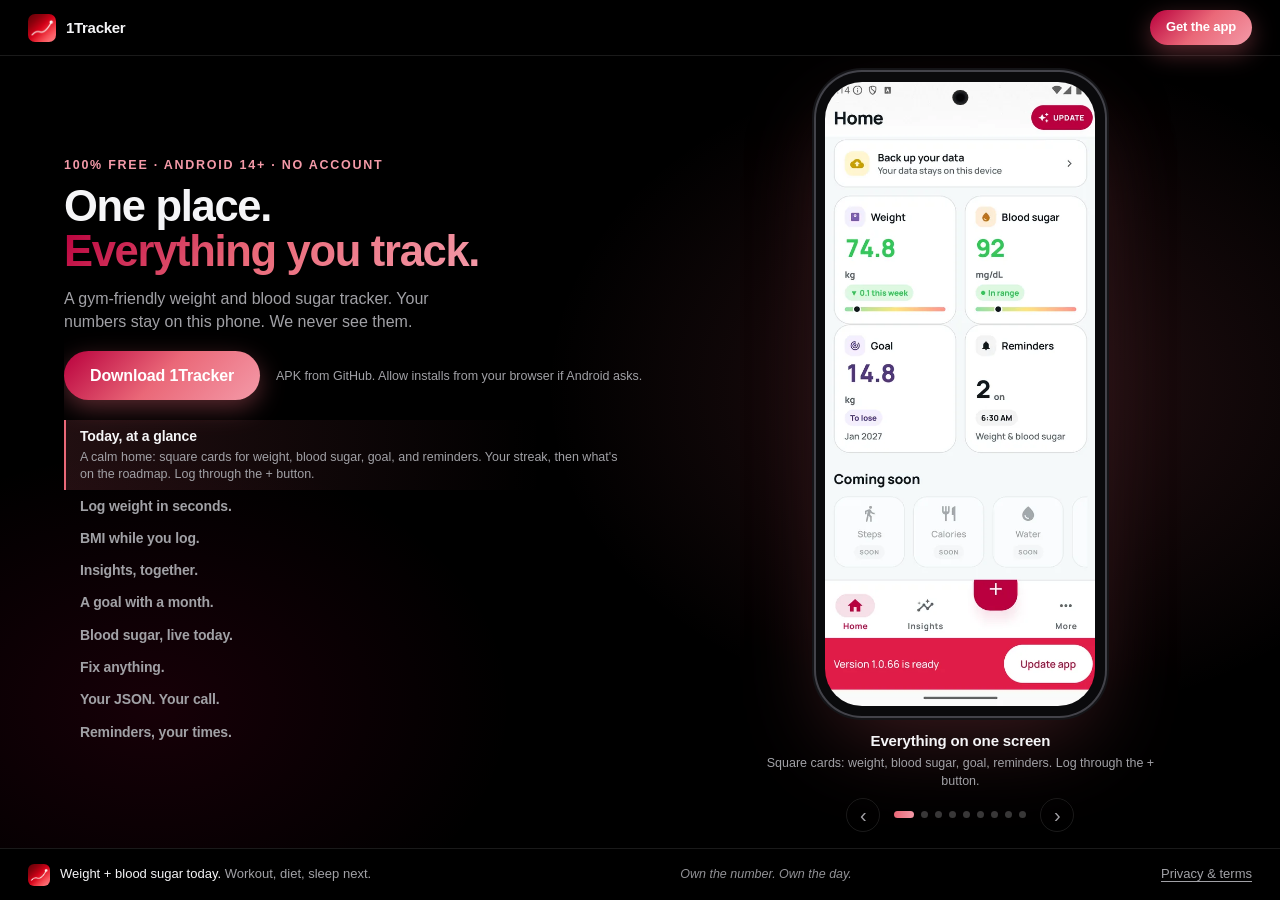
<file: index.html>
<!DOCTYPE html>
<html lang="en">
<head>
  <meta charset="utf-8">
  <meta name="viewport" content="width=device-width, initial-scale=1">
  <title>1Tracker</title>
  <meta name="description" content="1Tracker, a gym-friendly weight and blood sugar tracker for Android. 100% free. Your numbers stay on this phone. We never see them.">
  <meta name="theme-color" content="#000000">
  <meta name="color-scheme" content="dark only">
  <meta property="og:title" content="1Tracker">
  <meta property="og:description" content="A gym-friendly weight and blood sugar tracker. 100% free. Your numbers stay on this phone.">
  <meta property="og:image" content="./app-icon.jpg">
  <meta property="og:type" content="website">
  <link rel="icon" type="image/png" href="./favicon.png">
  <link rel="apple-touch-icon" href="./apple-touch-icon.png">
  <link rel="stylesheet" href="./styles.css">
</head>
<body>
  <a class="skip" href="#main">Skip to content</a>

  <header class="nav">
    <a class="nav-brand" href="#top" aria-label="1Tracker home">
      <img src="./app-icon.jpg" alt="" width="28" height="28">
      <span>1Tracker</span>
    </a>
    <a class="btn btn-nav" href="https://raw.githubusercontent.com/mumayank/1tracker-public/main/1tracker.apk">Get the app</a>
  </header>

  <main id="main">
    <section class="hero" id="top">
      <div class="hero-glow" aria-hidden="true"></div>

      <div class="hero-copy">
        <p class="eyebrow">100% free · Android 14+ · No account</p>
        <h1>One place.<br>
          <span class="grad-text">Everything you track.</span>
        </h1>
        <p class="lede">A gym-friendly weight and blood sugar tracker. Your numbers stay on this phone. We never see them.</p>
        <div class="hero-actions">
          <a class="btn btn-primary" id="install" href="https://raw.githubusercontent.com/mumayank/1tracker-public/main/1tracker.apk">Download 1Tracker</a>
          <p class="install-note">APK from GitHub. Allow installs from your browser if Android asks.</p>
        </div>

        <ul class="feature-list" aria-label="Features: click to preview each one">
          <li><button class="feature-item is-active" data-slide="0"><span class="f-title">Today, at a glance</span><span class="f-sub">A calm home: square cards for weight, blood sugar, goal, and reminders. Your streak, then what's on the roadmap. Log through the + button.</span></button></li>
          <li><button class="feature-item" data-slide="1"><span class="f-title">Log weight in seconds.</span><span class="f-sub">−/+ steppers or direct input, in kg or lb, seeded from your last weigh-in. A BMI gauge reads your zone as you type.</span></button></li>
          <li><button class="feature-item" data-slide="2"><span class="f-title">BMI while you log.</span><span class="f-sub">The gauge tracks underweight / healthy / overweight / obese with a live marker. No math, no judgment.</span></button></li>
          <li><button class="feature-item" data-slide="3"><span class="f-title">Insights, together.</span><span class="f-sub">One Insights tab with working ranges, 1 week to lifetime, over weight pace and blood sugar time in range.</span></button></li>
          <li><button class="feature-item" data-slide="4"><span class="f-title">A goal with a month.</span><span class="f-sub">kg to go and a month-level ETA from your real pace. It admits it when there's no trend.</span></button></li>
          <li><button class="feature-item" data-slide="5"><span class="f-title">Blood sugar, live today.</span><span class="f-sub">Time in range with an In range · High · Low legend, above-target flags on averages. mg/dL or mmol/L.</span></button></li>
          <li><button class="feature-item" data-slide="6"><span class="f-title">Fix anything.</span><span class="f-sub">Wrong digit or wrong day? Change the weight, the date, and the time, or delete the entry.</span></button></li>
          <li><button class="feature-item" data-slide="7"><span class="f-title">Your JSON. Your call.</span><span class="f-sub">A readable backup leaves only when you share it. Restoring asks twice.</span></button></li>
          <li><button class="feature-item" data-slide="8"><span class="f-title">Reminders, your times.</span><span class="f-sub">Weight and fasting nudges with 6:30–8:00 AM presets, per-metric toggles, and Light / Dark / System themes in More.</span></button></li>
        </ul>
      </div>

      <div class="hero-phone" aria-roledescription="carousel" aria-label="1Tracker screenshots">
        <div class="phone">
          <div class="phone-screen">
            <div class="carousel" id="carousel">
              <div class="slides" id="slides">
                <figure class="slide is-active" data-title="Everything on one screen" data-sub="Square cards: weight, blood sugar, goal, reminders. Log through the + button.">
                  <img src="./shots/home.webp" alt="1Tracker home: square cards for weight 74.8 kg (down 0.1 this week), blood sugar 92 in range, goal 14.8 kg to lose with ETA Jan 2027, and reminders on at 6:30 AM, streak pill above, coming-soon row below" width="540" height="1200">
                </figure>
                <figure class="slide" data-title="Log weight in seconds." data-sub="Steppers or direct input, kg or lb, seeded from your last weigh-in.">
                  <img src="./shots/dial.webp" alt="Log weight screen: 74.8 kg with minus and plus steppers, a kg or lb toggle, same as last weigh-in link, and a BMI gauge reading 22.3 Healthy range" width="540" height="1200" loading="lazy">
                </figure>
                <figure class="slide" data-title="BMI while you log." data-sub="A live gauge across the WHO zones with your marker as you type.">
                  <img src="./shots/keypad.webp" alt="Log weight with 84.2 typed: the value turns amber, the delta reads +9.5 kg, and the BMI gauge moves to 25.2 Overweight range" width="540" height="1200" loading="lazy">
                </figure>
                <figure class="slide" data-title="Insights, together." data-sub="Working ranges from 1 week to lifetime over weight and blood sugar.">
                  <img src="./shots/trend.webp" alt="Insights tab with 1 week to All range chips: weight panel showing current 74.8 kg, this week minus 0.6 kg, BMI 22.3, a trend chart with smoothed dashed line, and the goal insight with ETA Jan 2027" width="540" height="1200" loading="lazy">
                </figure>
                <figure class="slide" data-title="A goal with a month." data-sub="kg to go and a month-level ETA from your real pace.">
                  <img src="./shots/goal.webp" alt="Log weight goal card: 14.8 kg to lose with ETA Jan 2027 at your current pace, and a Steady pace band showing 20 weeks remaining at 0.8 kg a week" width="540" height="1200" loading="lazy">
                </figure>
                <figure class="slide" data-title="Blood sugar, live today." data-sub="Time in range, above-target flags, mg/dL or mmol/L.">
                  <img src="./shots/sugar.webp" alt="Insights blood sugar panel: readings in range 45 percent with an In range, High, Low legend over a tri-color bar, averages by timing with an above-target flag on 198, and an after-meal readings run high callout" width="540" height="1200" loading="lazy">
                </figure>
                <figure class="slide" data-title="Fix anything." data-sub="Wrong digit or wrong day? Change the weight, the date, and the time.">
                  <img src="./shots/edit.webp" alt="Edit weigh-in screen showing 74.8 kg, the BMI gauge, the When row with pencil, and the goal card" width="540" height="1200" loading="lazy">
                </figure>
                <figure class="slide" data-title="Your JSON. Your call." data-sub="A readable backup leaves only when you share it. Restoring asks twice.">
                  <img src="./shots/restore.webp" alt="Restore confirmation: Replace everything? with a red Yes, restore button" width="540" height="1200" loading="lazy">
                </figure>
                <figure class="slide" data-title="Reminders, your times." data-sub="Per-metric toggles with 6:30–8:00 AM presets. Light / Dark / System in More.">
                  <img src="./shots/reminder.webp" alt="Reminders screen: weight and blood sugar fasting rows with green switches and 6:30 and 7:00 AM time chips, plus Water and Steps marked SOON" width="540" height="1200" loading="lazy">
                </figure>
              </div>
            </div>
            <span class="punch" aria-hidden="true"></span>
          </div>
        </div>

        <div class="slide-caption" aria-live="polite">
          <p class="cap-title" id="capTitle">Everything on one screen</p>
          <p class="cap-sub" id="capSub">Today's weight, BMI, your goal, weekly pace, trend, recent weigh-ins.</p>
        </div>

        <div class="carousel-ui">
          <button class="c-arrow" id="prevBtn" aria-label="Previous feature">&#8249;</button>
          <div class="dots" id="dots" role="tablist" aria-label="Choose feature"></div>
          <button class="c-arrow" id="nextBtn" aria-label="Next feature">&#8250;</button>
        </div>
      </div>
    </section>
  </main>

  <footer class="footer">
    <div class="footer-brand">
      <img src="./app-icon.jpg" alt="" width="22" height="22">
      <p>Weight + blood sugar today. <span class="dim">Workout, diet, sleep next.</span></p>
    </div>
    <p class="motivation" id="motivation"></p>
    <button class="footer-link" id="policyBtn">Privacy &amp; terms</button>
  </footer>

  <dialog class="policy-dialog" id="policy" aria-labelledby="policyTitle">
    <button class="dialog-close" id="policyClose" aria-label="Close">&times;</button>
    <h2 id="policyTitle">Privacy &amp; terms</h2>
    <p>Weigh-ins and blood sugar readings stay on your phone. 1Tracker does not create an account, show ads, or send your numbers to us. A readable JSON backup (weigh-ins + readings) leaves the device only if you share it. Update checks download a version file (and an APK if you tap install) from GitHub.</p>
    <p>The app is free, not medical advice, and provided as-is. You install and use it at your own risk. Using 1Tracker means you agree to this. <a href="mailto:mumayank@gmail.com">Contact us</a>.</p>
    <button class="btn btn-primary dialog-ok" id="policyOk">Got it</button>
  </dialog>

  <script src="./script.js"></script>
</body>
</html>
</file>
<file: styles.css>
:root {
  --red-deep: #B9003D;
  --red: #EA6878;
  --red-light: #F49AA8;
  --rose: rgba(234, 104, 120, 0.14);
  --bg: #000000;
  --text: #f5f5f7;
  --muted: #a1a1a6;
  --line: rgba(255, 255, 255, 0.1);
  --ease: cubic-bezier(0.22, 1, 0.36, 1);
  --nav-h: 56px;
  --footer-h: 52px;
  color-scheme: dark only;
}

*,
*::before,
*::after {
  box-sizing: border-box;
}

html {
  color-scheme: dark only;
  background-color: #000;
  min-height: 100%;
}

body {
  margin: 0;
  min-height: 100dvh;
  color: var(--text);
  font-family: -apple-system, BlinkMacSystemFont, "Segoe UI", Roboto, Helvetica, Arial, sans-serif;
  background: #000;
  line-height: 1.45;
  -webkit-font-smoothing: antialiased;
}

img {
  max-width: 100%;
  display: block;
}

a {
  color: inherit;
}

button {
  font: inherit;
  color: inherit;
  background: none;
  border: 0;
  padding: 0;
  cursor: pointer;
}

.skip {
  position: absolute;
  left: 12px;
  top: -40px;
  background: var(--text);
  color: var(--bg);
  padding: 8px 12px;
  border-radius: 8px;
  z-index: 40;
}

.skip:focus {
  top: 12px;
}

.grad-text {
  background: linear-gradient(135deg, var(--red-deep) 0%, var(--red) 45%, var(--red-light) 100%);
  -webkit-background-clip: text;
  background-clip: text;
  color: transparent;
}

/* ---------- nav ---------- */

.nav {
  position: sticky;
  top: 0;
  z-index: 10;
  height: var(--nav-h);
  display: flex;
  align-items: center;
  justify-content: space-between;
  padding: 0 clamp(16px, 3vw, 28px);
  backdrop-filter: saturate(180%) blur(20px);
  -webkit-backdrop-filter: saturate(180%) blur(20px);
  background: rgba(0, 0, 0, 0.86);
  border-bottom: 1px solid var(--line);
}

.nav-brand {
  display: flex;
  align-items: center;
  gap: 10px;
  font-weight: 600;
  letter-spacing: -0.02em;
  text-decoration: none;
  font-size: 15px;
}

.nav-brand img {
  width: 28px;
  height: 28px;
  border-radius: 7px;
}

/* ---------- buttons ---------- */

.btn {
  display: inline-flex;
  align-items: center;
  justify-content: center;
  text-decoration: none;
  border-radius: 980px;
  font-weight: 600;
  letter-spacing: -0.01em;
  transition: transform 200ms var(--ease), opacity 200ms var(--ease);
}

.btn:hover {
  transform: scale(1.03);
}

.btn:active {
  transform: scale(0.98);
}

.btn-nav {
  padding: 8px 16px;
  font-size: 13px;
  color: #fff;
  background: linear-gradient(135deg, var(--red-deep), var(--red) 50%, var(--red-light));
  box-shadow: 0 8px 24px rgba(234, 104, 120, 0.38);
}

.btn-primary {
  padding: 13px 26px;
  font-size: 16px;
  color: #fff;
  background: linear-gradient(135deg, var(--red-deep), var(--red) 50%, var(--red-light));
  box-shadow: 0 8px 24px rgba(234, 104, 120, 0.38);
}

/* ---------- hero: one screen ---------- */

main {
  height: calc(100dvh - var(--nav-h) - var(--footer-h));
  min-height: 0;
  overflow: hidden;
}

.hero {
  position: relative;
  height: 100%;
  display: grid;
  grid-template-columns: minmax(0, 1.05fr) minmax(0, 0.92fr);
  align-items: center;
  gap: clamp(24px, 4.5vw, 80px);
  padding: 0 clamp(20px, 5vw, 84px);
}

.hero-glow {
  position: absolute;
  inset: 0;
  pointer-events: none;
  background:
    radial-gradient(52% 62% at 78% 42%, rgba(234, 104, 120, 0.16), transparent 68%),
    radial-gradient(40% 46% at 12% 82%, rgba(185, 0, 61, 0.12), transparent 70%);
}

.hero-copy {
  position: relative;
  min-width: 0;
  max-height: 100%;
  overflow-y: auto;
  scrollbar-width: none;
  display: flex;
  flex-direction: column;
  justify-content: center;
  animation: rise 700ms var(--ease) both;
}

.hero-copy::-webkit-scrollbar {
  display: none;
}

.eyebrow {
  margin: 0 0 10px;
  font-size: 12.5px;
  font-weight: 600;
  letter-spacing: 0.14em;
  text-transform: uppercase;
  color: var(--red-light);
}

h1 {
  margin: 0 0 12px;
  font-size: clamp(30px, 3.4vw, 50px);
  line-height: 1.04;
  letter-spacing: -0.03em;
  font-weight: 700;
}

.lede {
  margin: 0 0 18px;
  font-size: clamp(15px, 1.25vw, 17px);
  color: var(--muted);
  max-width: 46ch;
}

.hero-actions {
  display: flex;
  align-items: center;
  flex-wrap: wrap;
  gap: 8px 16px;
  margin-bottom: 20px;
}

.install-note {
  margin: 0;
  font-size: 12.5px;
  color: var(--muted);
}

/* feature list = carousel index */

.feature-list {
  list-style: none;
  margin: 0;
  padding: 0;
  display: flex;
  flex-direction: column;
}

.feature-item {
  display: block;
  width: 100%;
  text-align: left;
  padding: 6px 14px;
  border-left: 2px solid transparent;
  border-radius: 0 10px 10px 0;
  color: var(--muted);
  transition: background 200ms var(--ease), color 200ms var(--ease);
}

.feature-item:hover {
  color: var(--text);
  background: rgba(255, 255, 255, 0.04);
}

.feature-item.is-active {
  color: var(--text);
  border-left-color: var(--red);
  background: linear-gradient(90deg, var(--rose), transparent 82%);
}

.f-title {
  display: block;
  font-size: 14px;
  font-weight: 600;
  letter-spacing: -0.01em;
}

.f-sub {
  display: none;
  margin-top: 2px;
  font-size: 12.5px;
  line-height: 1.4;
  color: var(--muted);
}

.feature-item.is-active .f-sub {
  display: block;
  animation: rise 400ms var(--ease) both;
}

/* ---------- phone ---------- */

.hero-phone {
  position: relative;
  min-width: 0;
  height: 100%;
  display: flex;
  flex-direction: column;
  align-items: center;
  justify-content: center;
  gap: clamp(8px, 1.6vh, 14px);
  padding: clamp(8px, 1.8vh, 18px) 0;
  animation: rise 800ms var(--ease) both;
}

.phone {
  position: relative;
  height: min(100%, 720px);
  max-height: calc(100% - 92px);
  aspect-ratio: 9 / 20;
  background: #0a0a0c;
  border-radius: clamp(30px, 5.4vh, 46px);
  padding: clamp(7px, 1.1vh, 10px);
  box-shadow:
    0 0 0 2px #43434a,
    0 0 0 4px #141417,
    0 34px 90px -18px rgba(234, 104, 120, 0.28),
    0 24px 60px rgba(0, 0, 0, 0.65);
}

.phone-screen {
  position: relative;
  width: 100%;
  height: 100%;
  border-radius: clamp(23px, 4.4vh, 37px);
  overflow: hidden;
  background: #000;
}

.punch {
  position: absolute;
  top: 1.6%;
  left: 50%;
  transform: translateX(-50%);
  width: 4.2%;
  aspect-ratio: 1;
  border-radius: 50%;
  background: #050507;
  box-shadow: inset 0 0 2px 1px #22242a, 0 0 0 2px rgba(0, 0, 0, 0.85);
  z-index: 6;
  pointer-events: none;
}

/* carousel */

.carousel {
  position: absolute;
  inset: 0;
  overflow: hidden;
  touch-action: pan-y;
}

.slides {
  display: flex;
  height: 100%;
  transition: transform 520ms var(--ease);
}

.slide {
  flex: 0 0 100%;
  height: 100%;
  margin: 0;
  opacity: 0.35;
  transition: opacity 520ms var(--ease);
}

.slide.is-active {
  opacity: 1;
}

.slide img {
  width: 100%;
  height: 100%;
  object-fit: cover;
}

.slide-caption {
  min-height: 52px;
  text-align: center;
  max-width: 44ch;
}

.cap-title {
  margin: 0;
  font-size: 15px;
  font-weight: 600;
  letter-spacing: -0.01em;
}

.cap-sub {
  margin: 2px 0 0;
  font-size: 12.5px;
  color: var(--muted);
  transition: opacity 200ms ease;
}

.slide-caption.swap .cap-title,
.slide-caption.swap .cap-sub {
  animation: rise 360ms var(--ease) both;
}

.carousel-ui {
  display: flex;
  align-items: center;
  gap: 14px;
}

.c-arrow {
  width: 34px;
  height: 34px;
  border-radius: 50%;
  border: 1px solid var(--line);
  color: var(--muted);
  font-size: 20px;
  line-height: 1;
  display: grid;
  place-items: center;
  transition: color 150ms ease, border-color 150ms ease, transform 150ms ease;
}

.c-arrow:hover {
  color: var(--text);
  border-color: rgba(255, 255, 255, 0.28);
  transform: scale(1.05);
}

.dots {
  display: flex;
  align-items: center;
  gap: 7px;
}

.dot {
  width: 7px;
  height: 7px;
  border-radius: 980px;
  background: rgba(255, 255, 255, 0.22);
  transition: background 250ms var(--ease), width 250ms var(--ease);
  padding: 0;
}

.dot:hover {
  background: rgba(255, 255, 255, 0.45);
}

.dot.is-active {
  width: 20px;
  background: linear-gradient(90deg, var(--red), var(--red-light));
}

/* ---------- footer ---------- */

.footer {
  height: var(--footer-h);
  display: flex;
  align-items: center;
  justify-content: space-between;
  gap: 18px;
  padding: 0 clamp(16px, 3vw, 28px);
  border-top: 1px solid var(--line);
  background: rgba(0, 0, 0, 0.85);
}

.footer-brand {
  display: flex;
  align-items: center;
  gap: 10px;
  min-width: 0;
}

.footer-brand img {
  width: 22px;
  height: 22px;
  border-radius: 6px;
}

.footer-brand p {
  margin: 0;
  font-size: 13px;
  white-space: nowrap;
  overflow: hidden;
  text-overflow: ellipsis;
}

.dim {
  color: var(--muted);
}

.motivation {
  margin: 0;
  font-size: 12.5px;
  font-style: italic;
  color: var(--muted);
  opacity: 0.9;
  transition: opacity 500ms ease;
  text-align: center;
  flex: 1;
}

.footer-link {
  font-size: 13px;
  color: var(--muted);
  text-decoration: underline;
  text-underline-offset: 3px;
  white-space: nowrap;
}

.footer-link:hover {
  color: var(--text);
}

/* ---------- privacy dialog ---------- */

.policy-dialog {
  width: min(560px, calc(100vw - 40px));
  max-height: min(78dvh, 640px);
  overflow-y: auto;
  background: #0b0b0d;
  color: var(--text);
  border: 1px solid var(--line);
  border-radius: 20px;
  padding: 26px 28px;
  box-shadow: 0 30px 90px rgba(0, 0, 0, 0.7);
}

.policy-dialog::backdrop {
  background: rgba(0, 0, 0, 0.72);
  backdrop-filter: blur(4px);
}

.policy-dialog h2 {
  margin: 0 0 12px;
  font-size: 20px;
  letter-spacing: -0.02em;
}

.policy-dialog p {
  font-size: 14px;
  color: var(--muted);
}

.policy-dialog a {
  color: var(--red-light);
}

.dialog-close {
  position: absolute;
  top: 12px;
  right: 16px;
  font-size: 26px;
  line-height: 1;
  color: var(--muted);
}

.dialog-close:hover {
  color: var(--text);
}

.dialog-ok {
  margin-top: 14px;
}

/* ---------- 404 ---------- */

.not-found {
  padding: 15vh 24px;
  text-align: center;
}

.footer-fine {
  color: var(--muted);
  font-size: 14px;
}

/* ---------- motion ---------- */

@keyframes rise {
  from {
    opacity: 0;
    transform: translateY(10px);
  }
  to {
    opacity: 1;
    transform: translateY(0);
  }
}

@media (prefers-reduced-motion: reduce) {
  *,
  *::before,
  *::after {
    animation-duration: 0.01ms !important;
    animation-iteration-count: 1 !important;
    transition-duration: 0.01ms !important;
  }
}

/* ---------- short desktop screens ---------- */

@media (min-width: 1000px) and (max-height: 700px) {
  .f-title {
    font-size: 13px;
  }

  .feature-item {
    padding: 4px 12px;
  }

  .lede {
    margin-bottom: 12px;
  }

  .hero-actions {
    margin-bottom: 12px;
  }
}

/* ---------- mobile / narrow: stack and scroll ---------- */

@media (max-width: 999px) {
  html,
  body {
    overflow-x: hidden;
  }

  main {
    height: auto;
    overflow: visible;
  }

  .hero {
    grid-template-columns: 1fr;
    gap: 28px;
    padding: 26px 20px 34px;
  }

  .hero-copy {
    max-height: none;
    overflow: visible;
  }

  h1 {
    font-size: clamp(32px, 9vw, 40px);
  }

  .feature-list {
    display: none;
  }

  .hero-phone {
    order: 2;
    padding: 0;
    width: 100%;
    max-width: 100%;
    overflow: hidden;
  }

  .phone {
    height: auto;
    max-height: none;
    width: min(72vw, 300px);
    margin-inline: auto;
    aspect-ratio: 9 / 20;
  }

  .footer {
    height: auto;
    flex-wrap: wrap;
    justify-content: center;
    row-gap: 4px;
    padding: 12px 16px;
    text-align: center;
  }

  .motivation {
    flex-basis: 100%;
    order: 3;
  }
}
</file>
